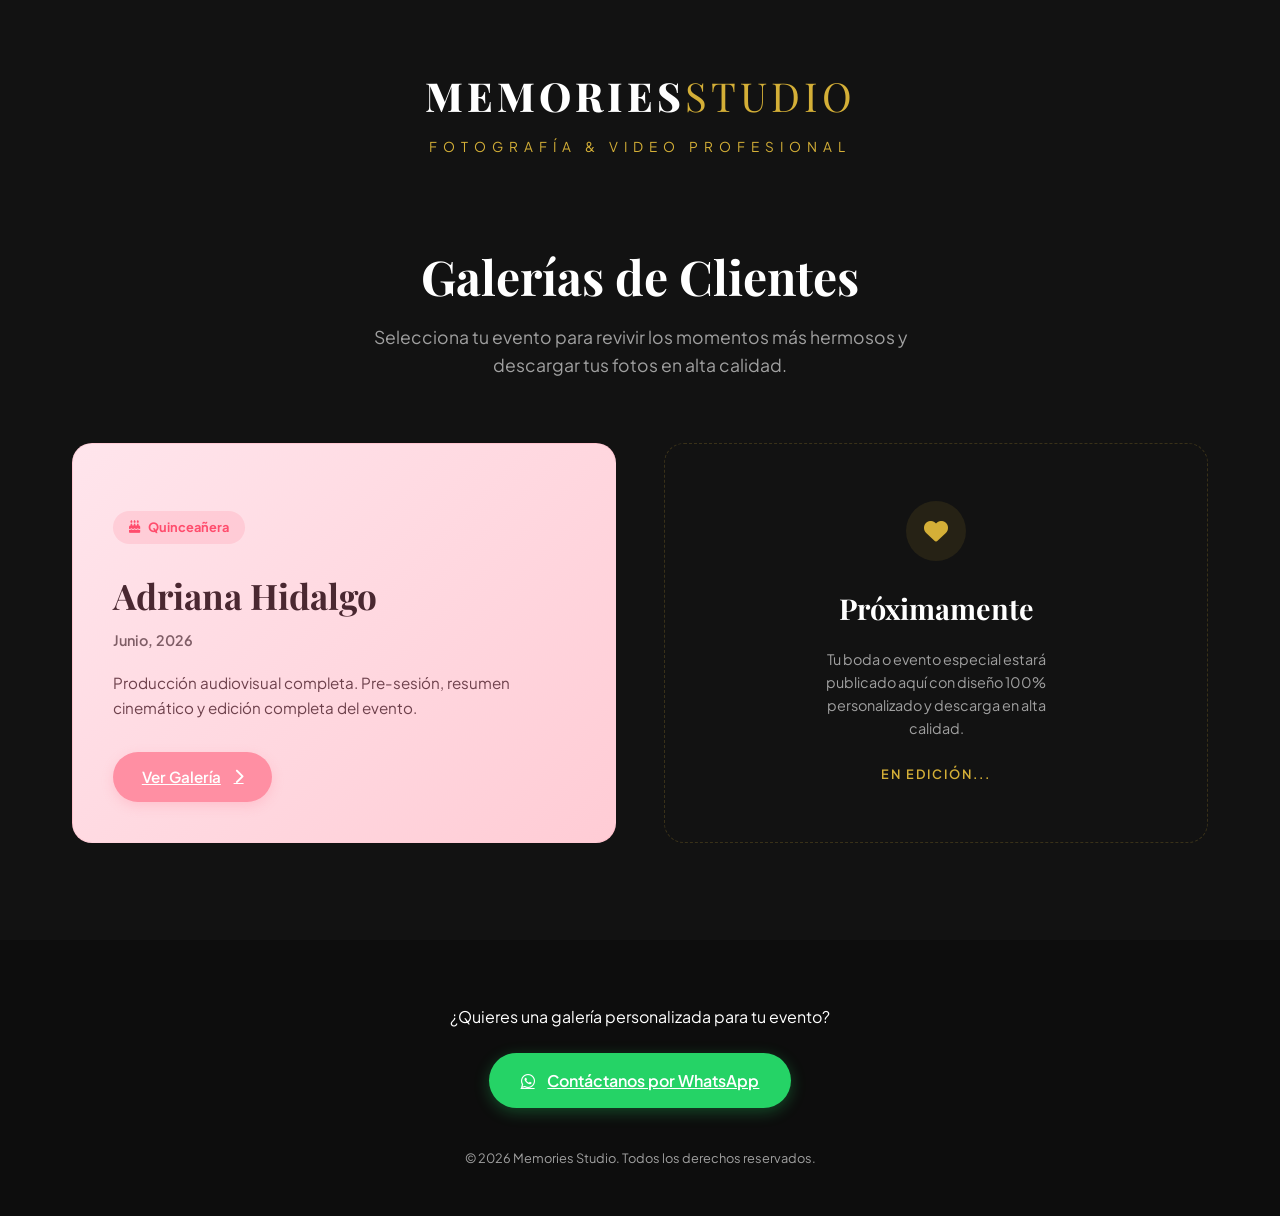
<file: index.html>
<!DOCTYPE html>
<html lang="es">
<head>
    <meta charset="UTF-8">
    <meta name="viewport" content="width=device-width, initial-scale=1.0">
    <meta name="description" content="Galerías de fotos y videos oficiales de eventos exclusivos. Accede a tu página personalizada para revivir y descargar tus mejores momentos.">
    <title>Galerías de Eventos | Recuerdos Inolvidables</title>
    
    <!-- Google Fonts -->
    <link rel="preconnect" href="https://fonts.googleapis.com">
    <link rel="preconnect" href="https://fonts.gstatic.com" crossorigin>
    <link href="https://fonts.googleapis.com/css2?family=Playfair+Display:ital,wght@0,400..900;1,400..900&family=Plus+Jakarta+Sans:wght@300;400;500;600;700&display=swap" rel="stylesheet">
    
    <!-- FontAwesome icons -->
    <link rel="stylesheet" href="https://cdnjs.cloudflare.com/ajax/libs/font-awesome/6.4.0/css/all.min.css">
    
    <!-- Root Stylesheet -->
    <link rel="stylesheet" href="style.css">
</head>
<body>

    <!-- Header -->
    <header class="header">
        <div class="logo">MEMORIES<span>STUDIO</span></div>
        <p class="subtitle">Fotografía & Video Profesional</p>
    </header>

    <!-- Main Content / Hub -->
    <main class="main-hub">
        <div class="container">
            <h1 class="hub-title">Galerías de Clientes</h1>
            <p class="hub-subtitle">Selecciona tu evento para revivir los momentos más hermosos y descargar tus fotos en alta calidad.</p>
            
            <div class="gallery-grid">
                
                <!-- Client Card: Adriana Hidalgo (Quinceañera) -->
                <div class="client-card card-quinceanera">
                    <div class="card-bg-overlay"></div>
                    <div class="card-content">
                        <span class="card-tag"><i class="fa-solid fa-cake-candles"></i> Quinceañera</span>
                        <h2>Adriana Hidalgo</h2>
                        <p class="card-date">Junio, 2026</p>
                        <p class="card-desc">Producción audiovisual completa. Pre-sesión, resumen cinemático y edición completa del evento.</p>
                        <a href="adriana-hidalgo/" class="card-btn">Ver Galería <i class="fa-solid fa-chevron-right"></i></a>
                    </div>
                </div>

                <!-- Placeholder card for future events (e.g. Wedding) -->
                <div class="client-card placeholder-card">
                    <div class="card-content">
                        <div class="icon-box">
                            <i class="fa-solid fa-heart"></i>
                        </div>
                        <h2>Próximamente</h2>
                        <p class="card-desc">Tu boda o evento especial estará publicado aquí con diseño 100% personalizado y descarga en alta calidad.</p>
                        <span class="card-status">En edición...</span>
                    </div>
                </div>

            </div>
        </div>
    </main>

    <!-- Footer -->
    <footer class="footer">
        <p>¿Quieres una galería personalizada para tu evento?</p>
        <a href="https://wa.me/51970341772" target="_blank" rel="noopener noreferrer" class="contact-btn"><i class="fa-brands fa-whatsapp"></i> Contáctanos por WhatsApp</a>
        <p class="copyright">&copy; 2026 Memories Studio. Todos los derechos reservados.</p>
    </footer>

</body>
</html>
</file>
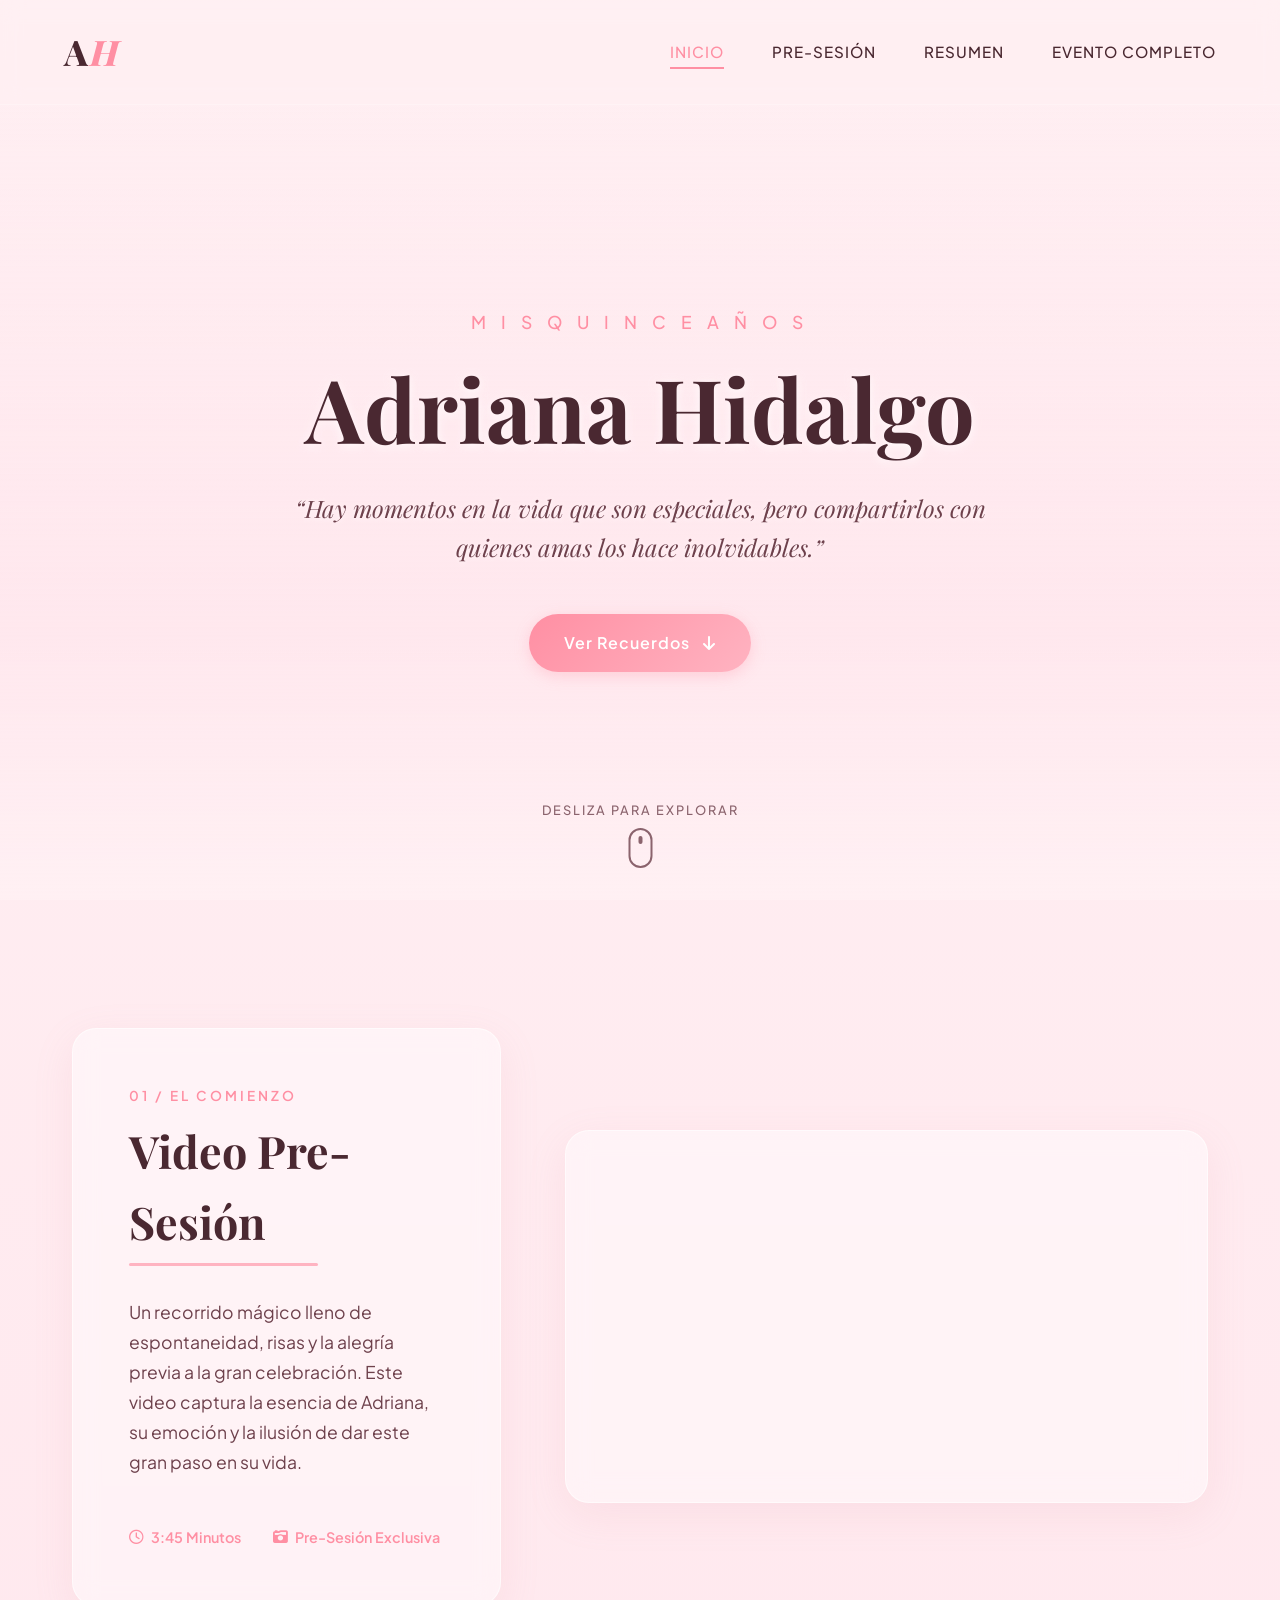
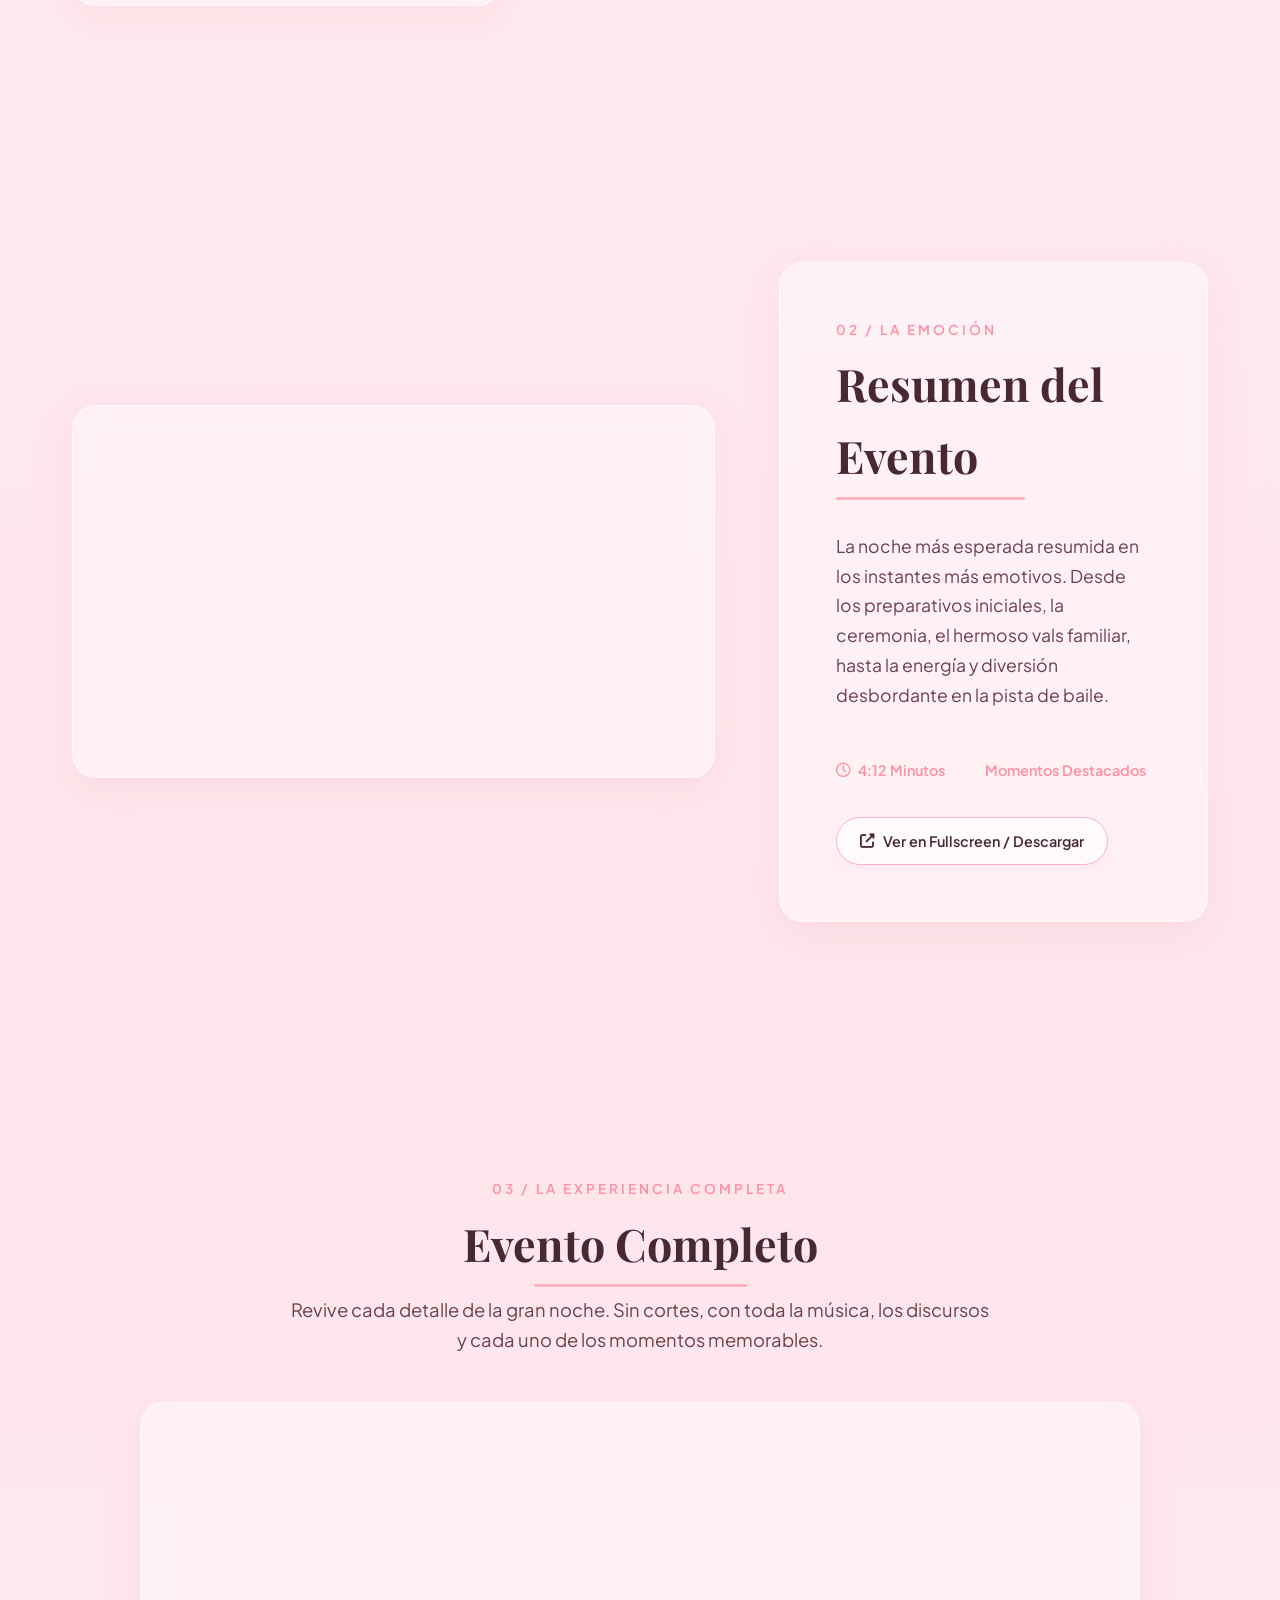
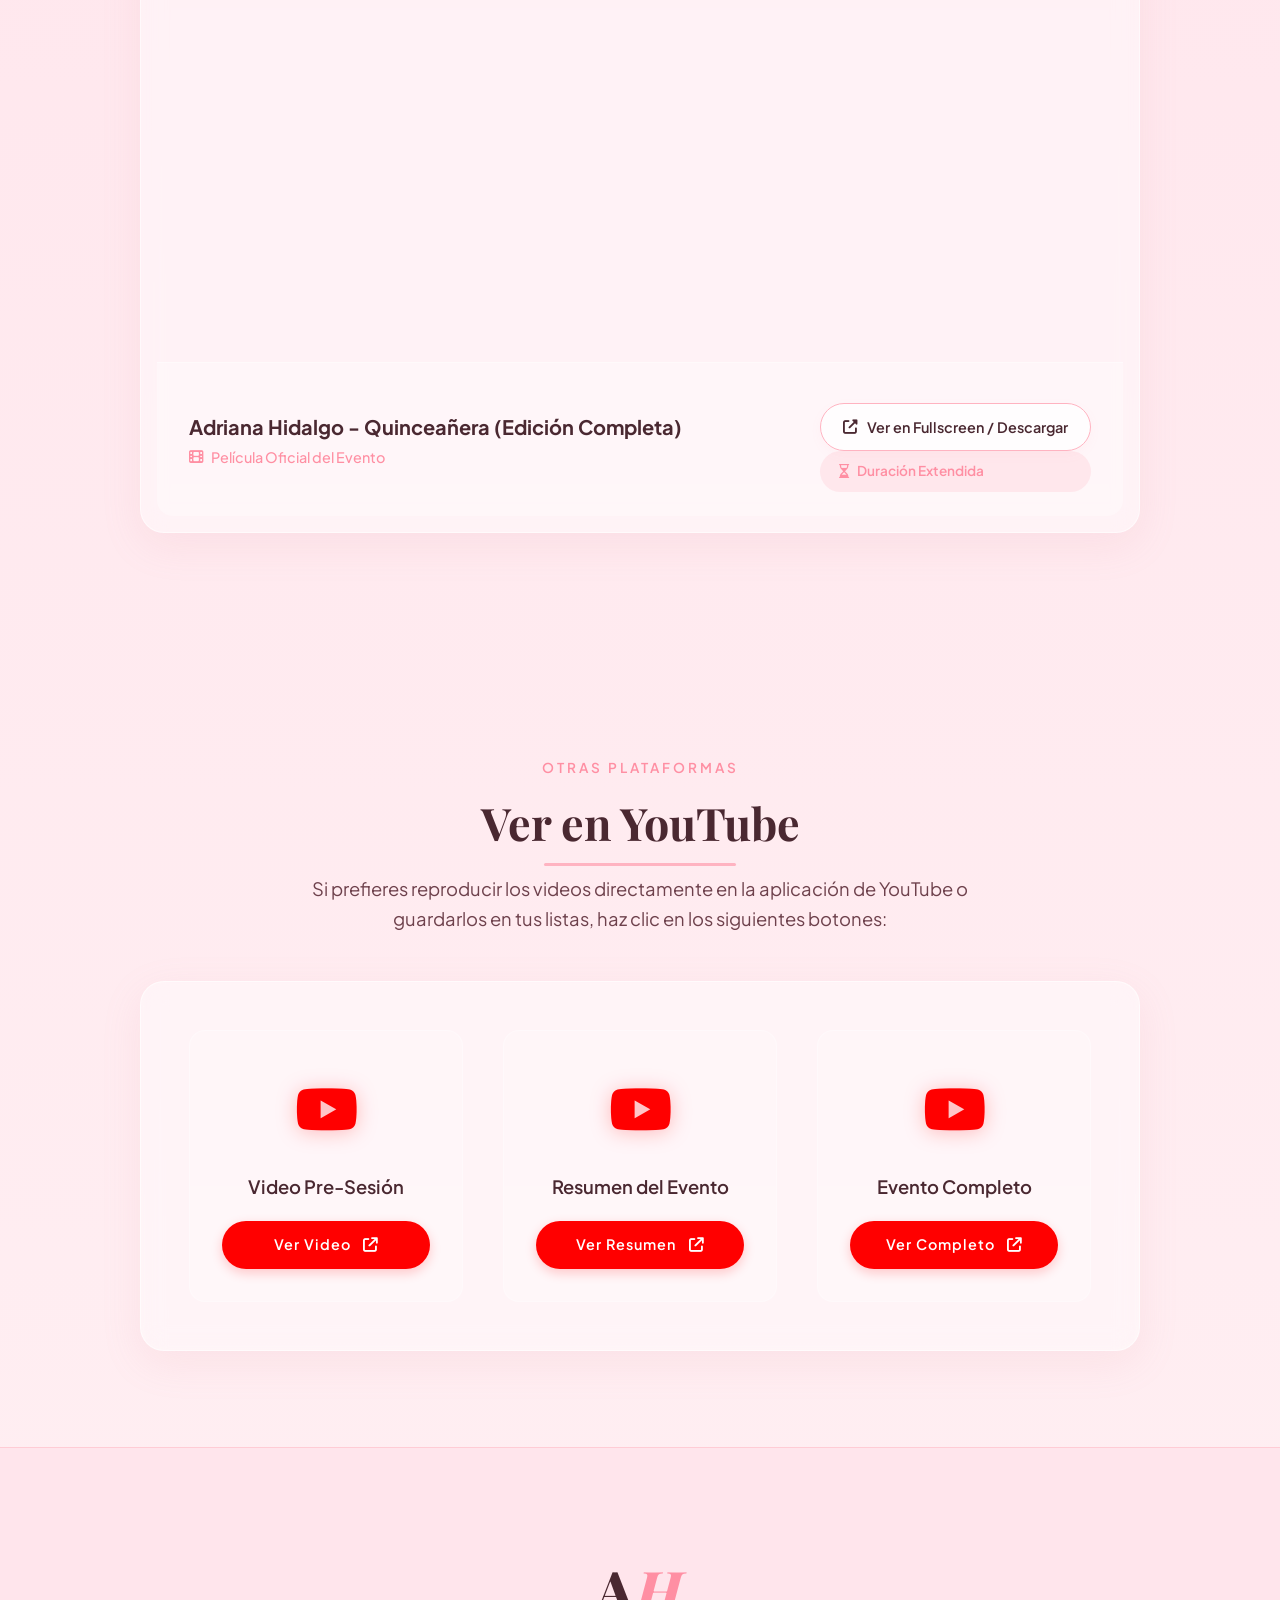
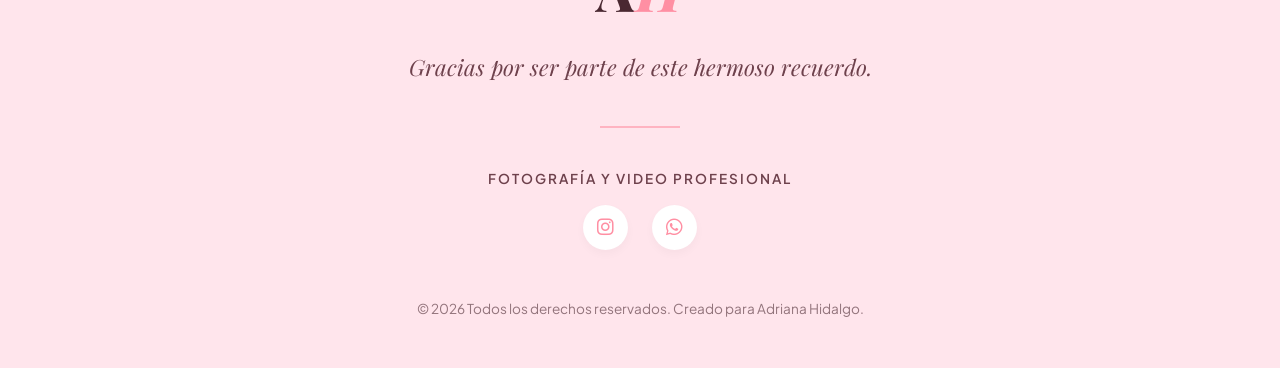
<file: adriana-hidalgo/index.html>
<!DOCTYPE html>
<html lang="es">
<head>
    <meta charset="UTF-8">
    <meta name="viewport" content="width=device-width, initial-scale=1.0">
    <meta name="description" content="Galería de videos oficial de los Quince Años de Adriana Hidalgo. Revive los momentos de su pre-sesión, resumen del evento y la celebración completa.">
    <title>Adriana Hidalgo | Mis Quince Años</title>
    
    <!-- Google Fonts -->
    <link rel="preconnect" href="https://fonts.googleapis.com">
    <link rel="preconnect" href="https://fonts.gstatic.com" crossorigin>
    <link href="https://fonts.googleapis.com/css2?family=Playfair+Display:ital,wght@0,400..900;1,400..900&family=Plus+Jakarta+Sans:wght@300;400;500;600;700&display=swap" rel="stylesheet">
    
    <!-- FontAwesome for icons -->
    <link rel="stylesheet" href="https://cdnjs.cloudflare.com/ajax/libs/font-awesome/6.4.0/css/all.min.css">
    
    <!-- Custom Styles -->
    <link rel="stylesheet" href="style.css">
</head>
<body>

    <!-- Header / Navbar -->
    <header class="navbar">
        <div class="logo">A<span>H</span></div>
        <nav class="nav-links">
            <a href="#inicio" class="nav-link active">Inicio</a>
            <a href="#pre-sesion" class="nav-link">Pre-Sesión</a>
            <a href="#recap" class="nav-link">Resumen</a>
            <a href="#evento-completo" class="nav-link">Evento Completo</a>
        </nav>
    </header>

    <!-- Hero Section with Background Video Loop -->
    <section id="inicio" class="hero">
        <div class="video-bg-container">
            <!-- Muted, autoplay, looping video loop using Pre-sesión video ID: 29GOe_P6OQI -->
            <iframe src="https://www.youtube.com/embed/29GOe_P6OQI?autoplay=1&mute=1&loop=1&playlist=29GOe_P6OQI&controls=0&showinfo=0&rel=0&modestbranding=1&playsinline=1&enablejsapi=1&origin=http://localhost" 
                    frameborder="0" 
                    allow="autoplay; encrypted-media" 
                    allowfullscreen>
            </iframe>
        </div>
        <div class="hero-overlay"></div>
        <div class="hero-content">
            <span class="hero-subtitle">M i s   Q u i n c e   A ñ o s</span>
            <h1 class="hero-title">Adriana Hidalgo</h1>
            <p class="hero-quote">“Hay momentos en la vida que son especiales, pero compartirlos con quienes amas los hace inolvidables.”</p>
            <div class="hero-actions">
                <a href="#pre-sesion" class="btn btn-primary">
                    Ver Recuerdos <i class="fa-solid fa-arrow-down"></i>
                </a>
            </div>
        </div>
        <div class="scroll-indicator">
            <span>Desliza para explorar</span>
            <div class="mouse-icon">
                <div class="wheel"></div>
            </div>
        </div>
    </section>

    <!-- Pre-Sesión Section -->
    <section id="pre-sesion" class="section section-pre-sesion scroll-reveal">
        <div class="container">
            <div class="grid-layout">
                <div class="text-card glass-panel">
                    <span class="section-tag">01 / El Comienzo</span>
                    <h2>Video Pre-Sesión</h2>
                    <p class="description">
                        Un recorrido mágico lleno de espontaneidad, risas y la alegría previa a la gran celebración. Este video captura la esencia de Adriana, su emoción y la ilusión de dar este gran paso en su vida.
                    </p>
                    <div class="meta-info">
                        <span class="meta-item"><i class="fa-regular fa-clock"></i> 3:45 Minutos</span>
                        <span class="meta-item"><i class="fa-solid fa-camera-retro"></i> Pre-Sesión Exclusiva</span>
                    </div>
                </div>
                <div class="video-card glass-panel">
                    <div class="video-wrapper">
                        <!-- Pre-sesión video: https://youtu.be/29GOe_P6OQI -->
                        <iframe src="https://www.youtube.com/embed/29GOe_P6OQI?rel=0&modestbranding=1" 
                                title="Video Pre-Sesión - Adriana Hidalgo" 
                                frameborder="0" 
                                allow="accelerometer; autoplay; clipboard-write; encrypted-media; gyroscope; picture-in-picture; web-share" 
                                allowfullscreen>
                        </iframe>
                    </div>
                </div>
            </div>
        </div>
    </section>

    <!-- Recap Section -->
    <section id="recap" class="section section-recap scroll-reveal">
        <div class="container">
            <div class="grid-layout alt-layout">
                <div class="video-card glass-panel">
                    <div class="video-wrapper">
                        <!-- Recap video: https://drive.google.com/file/d/1AOtNiIpkvRaQkMDAl07MdkOqOsfoWOtX/view?usp=sharing -->
                        <iframe src="https://drive.google.com/file/d/1AOtNiIpkvRaQkMDAl07MdkOqOsfoWOtX/preview" 
                                title="Resumen del Evento - Adriana Hidalgo" 
                                frameborder="0" 
                                allow="autoplay; fullscreen" 
                                allowfullscreen="true">
                        </iframe>
                    </div>
                </div>
                <div class="text-card glass-panel">
                    <span class="section-tag">02 / La Emoción</span>
                    <h2>Resumen del Evento</h2>
                    <p class="description">
                        La noche más esperada resumida en los instantes más emotivos. Desde los preparativos iniciales, la ceremonia, el hermoso vals familiar, hasta la energía y diversión desbordante en la pista de baile.
                    </p>
                    <div class="meta-info">
                        <span class="meta-item"><i class="fa-regular fa-clock"></i> 4:12 Minutos</span>
                        <span class="meta-item"><i class="fa-solid fa-sparkles"></i> Momentos Destacados</span>
                    </div>
                    <div class="card-action-btn">
                        <a href="https://drive.google.com/file/d/1AOtNiIpkvRaQkMDAl07MdkOqOsfoWOtX/view?usp=sharing" target="_blank" rel="noopener noreferrer" class="btn-drive-action">
                            <i class="fa-solid fa-up-right-from-square"></i> Ver en Fullscreen / Descargar
                        </a>
                    </div>
                </div>
            </div>
        </div>
    </section>

    <!-- Evento Completo Section -->
    <section id="evento-completo" class="section section-full scroll-reveal">
        <div class="container text-center">
            <span class="section-tag">03 / La Experiencia Completa</span>
            <h2>Evento Completo</h2>
            <p class="section-subtitle">
                Revive cada detalle de la gran noche. Sin cortes, con toda la música, los discursos y cada uno de los momentos memorables.
            </p>
            <div class="theater-card glass-panel">
                <div class="video-wrapper large-wrapper">
                    <!-- Evento completo video: https://drive.google.com/file/d/1Um7jeUYwIwaySqbHJadlfXgE8z_ogX-0/view?usp=sharing -->
                    <iframe src="https://drive.google.com/file/d/1Um7jeUYwIwaySqbHJadlfXgE8z_ogX-0/preview" 
                            title="Evento Completo - Adriana Hidalgo" 
                            frameborder="0" 
                            allow="autoplay; fullscreen" 
                            allowfullscreen="true">
                    </iframe>
                </div>
                <div class="theater-footer">
                    <div class="theater-info">
                        <h3>Adriana Hidalgo - Quinceañera (Edición Completa)</h3>
                        <p><i class="fa-solid fa-film"></i> Película Oficial del Evento</p>
                    </div>
                    <div class="theater-action">
                        <a href="https://drive.google.com/file/d/1Um7jeUYwIwaySqbHJadlfXgE8z_ogX-0/view?usp=sharing" target="_blank" rel="noopener noreferrer" class="btn-drive-action">
                            <i class="fa-solid fa-up-right-from-square"></i> Ver en Fullscreen / Descargar
                        </a>
                        <span class="duration-badge"><i class="fa-regular fa-hourglass-half"></i> Duración Extendida</span>
                    </div>
                </div>
            </div>
        </div>
    </section>

    <!-- YouTube Links Section -->
    <section id="ver-en-youtube" class="section section-youtube scroll-reveal">
        <div class="container text-center">
            <span class="section-tag">Otras Plataformas</span>
            <h2>Ver en YouTube</h2>
            <p class="section-subtitle">
                Si prefieres reproducir los videos directamente en la aplicación de YouTube o guardarlos en tus listas, haz clic en los siguientes botones:
            </p>
            <div class="youtube-buttons-grid glass-panel">
                <div class="yt-button-card">
                    <div class="yt-icon"><i class="fa-brands fa-youtube"></i></div>
                    <h3>Video Pre-Sesión</h3>
                    <a href="https://youtu.be/29GOe_P6OQI" target="_blank" rel="noopener noreferrer" class="btn btn-yt">
                        Ver Video <i class="fa-solid fa-arrow-up-right-from-square"></i>
                    </a>
                </div>
                <div class="yt-button-card">
                    <div class="yt-icon"><i class="fa-brands fa-youtube"></i></div>
                    <h3>Resumen del Evento</h3>
                    <a href="https://youtu.be/vMPNbO7EVBQ" target="_blank" rel="noopener noreferrer" class="btn btn-yt">
                        Ver Resumen <i class="fa-solid fa-arrow-up-right-from-square"></i>
                    </a>
                </div>
                <div class="yt-button-card">
                    <div class="yt-icon"><i class="fa-brands fa-youtube"></i></div>
                    <h3>Evento Completo</h3>
                    <a href="https://youtu.be/fEjNYWOix5I" target="_blank" rel="noopener noreferrer" class="btn btn-yt">
                        Ver Completo <i class="fa-solid fa-arrow-up-right-from-square"></i>
                    </a>
                </div>
            </div>
        </div>
    </section>

    <!-- Footer -->
    <footer class="footer">
        <div class="footer-overlay"></div>
        <div class="footer-content container text-center">
            <div class="footer-logo">A<span>H</span></div>
            <p class="footer-thanks">Gracias por ser parte de este hermoso recuerdo.</p>
            <div class="divider"></div>
            <div class="creative-credits">
                <p>Fotografía y Video Profesional</p>
                <div class="social-links">
                    <a href="https://www.instagram.com/strella.pe/" target="_blank" rel="noopener noreferrer" aria-label="Instagram"><i class="fa-brands fa-instagram"></i></a>
                    <a href="https://wa.me/51970341772" target="_blank" rel="noopener noreferrer" aria-label="WhatsApp"><i class="fa-brands fa-whatsapp"></i></a>
                </div>
            </div>
            <p class="copyright">&copy; 2026 Todos los derechos reservados. Creado para Adriana Hidalgo.</p>
        </div>
    </footer>

    <!-- Floating Action Buttons -->
    <button id="scrollToTop" class="fab" aria-label="Ir al inicio">
        <i class="fa-solid fa-chevron-up"></i>
    </button>

    <!-- Custom Script -->
    <script src="script.js"></script>
</body>
</html>
</file>
<file: style.css>
/* ==========================================
   ROOT STYLES - MAIN CLIENT HUB
   ========================================== */
:root {
    --bg-dark: #121212;
    --bg-card: #1e1e1e;
    --gold: #d4af37;
    --gold-light: #f3e5ab;
    --text-white: #ffffff;
    --text-grey: #a0a0a0;
    --border-color: rgba(212, 175, 55, 0.2);
    
    --font-heading: 'Playfair Display', serif;
    --font-body: 'Plus Jakarta Sans', sans-serif;
    
    --transition-smooth: all 0.4s cubic-bezier(0.25, 0.8, 0.25, 1);
}

/* Base resets */
* {
    margin: 0;
    padding: 0;
    box-sizing: border-box;
}

body {
    background-color: var(--bg-dark);
    font-family: var(--font-body);
    color: var(--text-white);
    line-height: 1.6;
    display: flex;
    flex-direction: column;
    min-height: 100vh;
}

.container {
    width: 100%;
    max-width: 1200px;
    margin: 0 auto;
    padding: 0 2rem;
}

/* Header */
.header {
    text-align: center;
    padding: 4rem 1rem 2rem 1rem;
}

.header .logo {
    font-family: var(--font-heading);
    font-size: 2.5rem;
    font-weight: 800;
    letter-spacing: 4px;
    color: var(--text-white);
}

.header .logo span {
    color: var(--gold);
    font-weight: 300;
}

.header .subtitle {
    font-size: 0.85rem;
    text-transform: uppercase;
    letter-spacing: 6px;
    color: var(--gold);
    margin-top: 0.5rem;
}

/* Main Hub */
.main-hub {
    flex: 1;
    padding: 3rem 0 6rem 0;
}

.hub-title {
    font-family: var(--font-heading);
    font-size: 3rem;
    text-align: center;
    margin-bottom: 0.5rem;
}

.hub-subtitle {
    text-align: center;
    color: var(--text-grey);
    max-width: 600px;
    margin: 0 auto 4rem auto;
    font-size: 1.1rem;
}

/* Grid Layout */
.gallery-grid {
    display: grid;
    grid-template-columns: repeat(auto-fit, minmax(320px, 1fr));
    gap: 3rem;
    justify-content: center;
}

/* Client Card base */
.client-card {
    background-color: var(--bg-card);
    border-radius: 20px;
    overflow: hidden;
    position: relative;
    border: 1px solid rgba(255, 255, 255, 0.05);
    transition: var(--transition-smooth);
    display: flex;
    flex-direction: column;
    justify-content: flex-end;
    min-height: 400px;
    padding: 2.5rem;
}

.client-card:hover {
    transform: translateY(-8px);
    border-color: var(--gold);
    box-shadow: 0 12px 30px rgba(212, 175, 55, 0.15);
}

/* Quinceañera Card specific styling */
.card-quinceanera {
    /* Set a nice overlay with subtle pastel tones */
    background: linear-gradient(135deg, #ffe5ec 0%, #ffccd5 100%);
    color: #4a2831;
    border-color: rgba(255, 143, 163, 0.2);
}

.card-quinceanera:hover {
    border-color: #ff8fa3;
    box-shadow: 0 12px 35px rgba(255, 143, 163, 0.25);
}

.card-quinceanera .card-tag {
    background: rgba(255, 143, 163, 0.25);
    color: #ff4d6d;
    padding: 0.4rem 1rem;
    border-radius: 30px;
    font-size: 0.8rem;
    font-weight: 700;
    display: inline-flex;
    align-items: center;
    gap: 0.5rem;
    width: fit-content;
    margin-bottom: 1.5rem;
}

.card-quinceanera h2 {
    font-family: var(--font-heading);
    font-size: 2.2rem;
    margin-bottom: 0.3rem;
}

.card-quinceanera .card-date {
    font-size: 0.9rem;
    font-weight: 600;
    opacity: 0.7;
    margin-bottom: 1.2rem;
}

.card-quinceanera .card-desc {
    color: #6e414c;
    font-size: 0.95rem;
    margin-bottom: 2rem;
}

.card-quinceanera .card-btn {
    background: #ff8fa3;
    color: var(--text-white);
    padding: 0.8rem 1.8rem;
    border-radius: 30px;
    font-weight: 600;
    font-size: 0.95rem;
    display: flex;
    align-items: center;
    gap: 0.8rem;
    width: fit-content;
    box-shadow: 0 4px 12px rgba(255, 143, 163, 0.3);
}

.card-quinceanera .card-btn:hover {
    background: #ff758f;
    transform: translateX(5px);
}

/* Placeholder Card */
.placeholder-card {
    border: 1px dashed var(--border-color);
    background: transparent;
    display: flex;
    align-items: center;
    justify-content: center;
    text-align: center;
    padding: 3rem;
}

.placeholder-card .card-content {
    display: flex;
    flex-direction: column;
    align-items: center;
    justify-content: center;
}

.placeholder-card .icon-box {
    width: 60px;
    height: 60px;
    border-radius: 50%;
    background: rgba(212, 175, 55, 0.1);
    display: flex;
    align-items: center;
    justify-content: center;
    font-size: 1.5rem;
    color: var(--gold);
    margin-bottom: 1.5rem;
}

.placeholder-card h2 {
    font-family: var(--font-heading);
    font-size: 1.8rem;
    margin-bottom: 1rem;
    color: var(--text-white);
}

.placeholder-card .card-desc {
    color: var(--text-grey);
    font-size: 0.9rem;
    margin-bottom: 1.5rem;
    max-width: 250px;
}

.placeholder-card .card-status {
    font-size: 0.8rem;
    font-weight: 600;
    text-transform: uppercase;
    letter-spacing: 2px;
    color: var(--gold);
}

/* Footer */
.footer {
    text-align: center;
    padding: 4rem 1rem 3rem 1rem;
    background: #0d0d0d;
    border-top: 1px solid rgba(255, 255, 255, 0.02);
}

.footer p {
    font-size: 1rem;
    margin-bottom: 1.5rem;
    color: var(--text-white);
}

.contact-btn {
    display: inline-flex;
    align-items: center;
    gap: 0.8rem;
    background: #25d366;
    color: var(--text-white);
    padding: 0.9rem 2rem;
    border-radius: 30px;
    font-weight: 600;
    margin-bottom: 2.5rem;
    box-shadow: 0 4px 15px rgba(37, 211, 102, 0.3);
}

.contact-btn:hover {
    background: #20ba5a;
    transform: translateY(-2px);
    box-shadow: 0 6px 20px rgba(37, 211, 102, 0.4);
}

.footer .copyright {
    font-size: 0.8rem;
    color: var(--text-grey);
    margin-bottom: 0;
}

/* Responsiveness */
@media (max-width: 768px) {
    .hub-title {
        font-size: 2.2rem;
    }
    .header {
        padding: 2.5rem 1rem 1.5rem 1rem;
    }
    .gallery-grid {
        grid-template-columns: 1fr;
        gap: 2rem;
    }
    .client-card {
        min-height: 350px;
        padding: 2rem;
    }
}
</file>
<file: adriana-hidalgo/style.css>
/* ==========================================
   DESIGN SYSTEM & VARIABLES
   ========================================== */
:root {
    /* Color Palette */
    --primary-rose: #ffccd5;
    --soft-rose: #ffb3c1;
    --light-rose: #fff0f3;
    --dark-rose: #ff8fa3;
    --deep-burgundy: #4a2831;
    --muted-burgundy: #6e414c;
    --pure-white: #ffffff;
    
    /* Gradients */
    --bg-main: linear-gradient(180deg, #fff0f3 0%, #ffe5ec 50%, #fff0f3 100%);
    --gradient-overlay: linear-gradient(180deg, rgba(255, 240, 243, 0.25) 0%, rgba(255, 229, 236, 0.7) 70%, #fff0f3 100%);
    --gradient-btn: linear-gradient(135deg, #ff8fa3 0%, #ffb3c1 100%);
    --gradient-btn-hover: linear-gradient(135deg, #ff758f 0%, #ff8fa3 100%);
    
    /* Typography */
    --font-heading: 'Playfair Display', serif;
    --font-body: 'Plus Jakarta Sans', sans-serif;
    
    /* Transitions */
    --transition-smooth: all 0.4s cubic-bezier(0.25, 0.8, 0.25, 1);
    
    /* Glassmorphism Defaults */
    --glass-bg: rgba(255, 255, 255, 0.45);
    --glass-border: 1px solid rgba(255, 255, 255, 0.55);
    --glass-shadow: 0 12px 40px 0 rgba(220, 140, 160, 0.12);
}

/* ==========================================
   RESET & BASE STYLES
   ========================================== */
* {
    margin: 0;
    padding: 0;
    box-sizing: border-box;
}

html {
    scroll-behavior: smooth;
    font-size: 16px;
}

body {
    font-family: var(--font-body);
    background: var(--bg-main);
    color: var(--deep-burgundy);
    line-height: 1.6;
    overflow-x: hidden;
    -webkit-font-smoothing: antialiased;
}

a {
    text-decoration: none;
    color: inherit;
    transition: var(--transition-smooth);
}

/* Custom Scrollbar */
::-webkit-scrollbar {
    width: 10px;
}
::-webkit-scrollbar-track {
    background: var(--light-rose);
}
::-webkit-scrollbar-thumb {
    background: var(--soft-rose);
    border-radius: 5px;
    border: 2px solid var(--light-rose);
}
::-webkit-scrollbar-thumb:hover {
    background: var(--dark-rose);
}

/* ==========================================
   TYPOGRAPHY & UTILITIES
   ========================================== */
h1, h2, h3 {
    font-family: var(--font-heading);
    font-weight: 700;
}

h2 {
    font-size: 2.8rem;
    margin-bottom: 1rem;
    position: relative;
    display: inline-block;
}

h2::after {
    content: '';
    position: absolute;
    width: 60%;
    height: 3px;
    background: var(--soft-rose);
    bottom: -8px;
    left: 0;
    border-radius: 2px;
}

.text-center h2::after {
    left: 20%;
}

p {
    font-weight: 400;
    font-size: 1.05rem;
    color: var(--muted-burgundy);
}

.container {
    width: 100%;
    max-width: 1200px;
    margin: 0 auto;
    padding: 0 2rem;
}

.text-center {
    text-align: center;
}

.section-tag {
    font-family: var(--font-body);
    text-transform: uppercase;
    letter-spacing: 3px;
    font-size: 0.85rem;
    color: var(--dark-rose);
    font-weight: 600;
    display: block;
    margin-bottom: 0.5rem;
}

.section-subtitle {
    max-width: 700px;
    margin: 0 auto 3rem auto;
    font-size: 1.15rem;
}

/* ==========================================
   NAVIGATION BAR
   ========================================== */
.navbar {
    position: fixed;
    top: 0;
    left: 0;
    width: 100%;
    display: flex;
    justify-content: space-between;
    align-items: center;
    padding: 1.5rem 4rem;
    z-index: 100;
    background: rgba(255, 240, 243, 0.7);
    backdrop-filter: blur(10px);
    -webkit-backdrop-filter: blur(10px);
    border-bottom: 1px solid rgba(255, 255, 255, 0.2);
    transition: var(--transition-smooth);
}

.navbar.scrolled {
    padding: 1rem 4rem;
    background: rgba(255, 240, 243, 0.9);
    box-shadow: 0 4px 20px rgba(0, 0, 0, 0.03);
}

.navbar .logo {
    font-family: var(--font-heading);
    font-size: 2.2rem;
    font-weight: 800;
    color: var(--deep-burgundy);
    letter-spacing: 2px;
}

.navbar .logo span {
    color: var(--dark-rose);
    font-style: italic;
    font-family: var(--font-heading);
}

.navbar .nav-links {
    display: flex;
    gap: 3rem;
}

.navbar .nav-link {
    font-weight: 500;
    font-size: 0.95rem;
    letter-spacing: 1px;
    text-transform: uppercase;
    position: relative;
    padding: 0.3rem 0;
}

.navbar .nav-link::after {
    content: '';
    position: absolute;
    bottom: 0;
    left: 0;
    width: 0;
    height: 2px;
    background: var(--dark-rose);
    transition: var(--transition-smooth);
}

.navbar .nav-link:hover::after,
.navbar .nav-link.active::after {
    width: 100%;
}

.navbar .nav-link:hover,
.navbar .nav-link.active {
    color: var(--dark-rose);
}

/* ==========================================
   HERO SECTION
   ========================================== */
.hero {
    position: relative;
    height: 100vh;
    width: 100%;
    display: flex;
    align-items: center;
    justify-content: center;
    overflow: hidden;
    padding-top: 80px;
}

.video-bg-container {
    position: absolute;
    top: 0;
    left: 0;
    width: 100%;
    height: 100%;
    z-index: 1;
    pointer-events: none;
}

.video-bg-container iframe {
    width: 100vw;
    height: 56.25vw; /* 16:9 Ratio */
    min-height: 100vh;
    min-width: 177.77vh; /* 16:9 Ratio */
    position: absolute;
    top: 50%;
    left: 50%;
    transform: translate(-50%, -50%);
    opacity: 0.65;
    mix-blend-mode: multiply;
}

.hero-overlay {
    position: absolute;
    top: 0;
    left: 0;
    width: 100%;
    height: 100%;
    z-index: 2;
    background: var(--gradient-overlay);
}

.hero-content {
    position: relative;
    z-index: 3;
    text-align: center;
    max-width: 900px;
    padding: 0 2rem;
    animation: fadeInUp 1.5s ease-out;
}

.hero-subtitle {
    font-family: var(--font-body);
    font-size: 1.1rem;
    font-weight: 500;
    letter-spacing: 6px;
    color: var(--dark-rose);
    text-transform: uppercase;
    display: block;
    margin-bottom: 1.5rem;
}

.hero-title {
    font-size: 5.5rem;
    line-height: 1.1;
    color: var(--deep-burgundy);
    margin-bottom: 2rem;
    text-shadow: 0 2px 10px rgba(255, 255, 255, 0.8);
}

.hero-quote {
    font-family: var(--font-heading);
    font-style: italic;
    font-size: 1.5rem;
    color: var(--muted-burgundy);
    margin-bottom: 3rem;
    max-width: 700px;
    margin-left: auto;
    margin-right: auto;
    text-shadow: 0 1px 5px rgba(255, 255, 255, 0.8);
}

/* Button Component */
.btn {
    display: inline-flex;
    align-items: center;
    gap: 0.8rem;
    padding: 1rem 2.2rem;
    border-radius: 50px;
    font-size: 1rem;
    font-weight: 600;
    letter-spacing: 1px;
    transition: var(--transition-smooth);
    cursor: pointer;
    box-shadow: 0 4px 15px rgba(255, 143, 163, 0.3);
}

.btn-primary {
    background: var(--gradient-btn);
    color: var(--pure-white);
    border: none;
}

.btn-primary:hover {
    background: var(--gradient-btn-hover);
    transform: translateY(-3px);
    box-shadow: 0 6px 20px rgba(255, 143, 163, 0.5);
}

/* Scroll indicator */
.scroll-indicator {
    position: absolute;
    bottom: 2rem;
    left: 50%;
    transform: translateX(-50%);
    z-index: 3;
    display: flex;
    flex-direction: column;
    align-items: center;
    gap: 0.5rem;
    font-size: 0.8rem;
    font-weight: 500;
    letter-spacing: 2px;
    text-transform: uppercase;
    color: var(--muted-burgundy);
    opacity: 0.8;
}

.mouse-icon {
    width: 24px;
    height: 40px;
    border: 2px solid var(--muted-burgundy);
    border-radius: 12px;
    position: relative;
}

.mouse-icon .wheel {
    width: 4px;
    height: 8px;
    background: var(--muted-burgundy);
    border-radius: 2px;
    position: absolute;
    top: 6px;
    left: 50%;
    transform: translateX(-50%);
    animation: scrollWheel 2s infinite;
}

/* ==========================================
   GLASS PANELS & GRID LAYOUTS
   ========================================== */
.section {
    padding: 8rem 0;
    position: relative;
    z-index: 10;
}

.glass-panel {
    background: var(--glass-bg);
    border: var(--glass-border);
    backdrop-filter: blur(12px) saturate(120%);
    -webkit-backdrop-filter: blur(12px) saturate(120%);
    border-radius: 24px;
    box-shadow: var(--glass-shadow);
    transition: var(--transition-smooth);
}

.glass-panel:hover {
    box-shadow: 0 16px 48px 0 rgba(220, 140, 160, 0.18);
    transform: translateY(-5px);
}

/* Horizontal Grid Setup */
.grid-layout {
    display: grid;
    grid-template-columns: 4fr 6fr;
    gap: 4rem;
    align-items: center;
}

.grid-layout.alt-layout {
    grid-template-columns: 6fr 4fr;
}

/* Text Cards */
.text-card {
    padding: 3.5rem;
    display: flex;
    flex-direction: column;
    justify-content: center;
}

.text-card .description {
    font-size: 1.1rem;
    margin: 1.5rem 0 2rem 0;
    line-height: 1.7;
}

.meta-info {
    display: flex;
    gap: 2rem;
    margin-top: 1rem;
}

.meta-item {
    font-size: 0.9rem;
    font-weight: 600;
    color: var(--dark-rose);
    display: flex;
    align-items: center;
    gap: 0.5rem;
}

/* Video Containers */
.video-card {
    overflow: hidden;
    padding: 0.75rem;
}

.video-wrapper {
    position: relative;
    padding-bottom: 56.25%; /* 16:9 ratio */
    height: 0;
    border-radius: 16px;
    overflow: hidden;
}

.video-wrapper iframe {
    position: absolute;
    top: 0;
    left: 0;
    width: 100%;
    height: 100%;
    border: none;
}

/* ==========================================
   THEATER MODE (FULL EVENT)
   ========================================== */
.theater-card {
    max-width: 1000px;
    margin: 0 auto;
    overflow: hidden;
    padding: 1rem;
}

.large-wrapper {
    border-radius: 16px 16px 0 0;
}

.theater-footer {
    display: flex;
    justify-content: space-between;
    align-items: center;
    padding: 1.5rem 2rem;
    background: rgba(255, 255, 255, 0.3);
    border-radius: 0 0 16px 16px;
    border-top: 1px solid rgba(255, 255, 255, 0.4);
}

.theater-info h3 {
    font-family: var(--font-body);
    font-size: 1.25rem;
    font-weight: 700;
    color: var(--deep-burgundy);
    text-align: left;
}

.theater-info p {
    font-size: 0.9rem;
    color: var(--dark-rose);
    font-weight: 500;
    display: flex;
    align-items: center;
    gap: 0.5rem;
    margin-top: 0.2rem;
}

.duration-badge {
    background: rgba(255, 143, 163, 0.15);
    color: var(--dark-rose);
    padding: 0.6rem 1.2rem;
    border-radius: 30px;
    font-size: 0.85rem;
    font-weight: 600;
    display: flex;
    align-items: center;
    gap: 0.5rem;
}

/* ==========================================
   FOOTER
   ========================================== */
.footer {
    position: relative;
    padding: 6rem 0 3rem 0;
    background: #ffe5ec;
    border-top: 1px solid var(--primary-rose);
    overflow: hidden;
}

.footer-content {
    position: relative;
    z-index: 2;
}

.footer-logo {
    font-family: var(--font-heading);
    font-size: 3.5rem;
    font-weight: 800;
    color: var(--deep-burgundy);
    margin-bottom: 1rem;
    letter-spacing: 2px;
}

.footer-logo span {
    color: var(--dark-rose);
    font-style: italic;
}

.footer-thanks {
    font-family: var(--font-heading);
    font-style: italic;
    font-size: 1.4rem;
    color: var(--muted-burgundy);
    margin-bottom: 2.5rem;
}

.footer .divider {
    width: 80px;
    height: 2px;
    background: var(--soft-rose);
    margin: 0 auto 2.5rem auto;
}

.creative-credits p {
    font-size: 0.85rem;
    text-transform: uppercase;
    letter-spacing: 2px;
    font-weight: 600;
    color: var(--muted-burgundy);
    margin-bottom: 1rem;
}

.social-links {
    display: flex;
    justify-content: center;
    gap: 1.5rem;
    margin-bottom: 3rem;
}

.social-links a {
    width: 45px;
    height: 45px;
    border-radius: 50%;
    background: var(--pure-white);
    display: flex;
    align-items: center;
    justify-content: center;
    font-size: 1.2rem;
    color: var(--dark-rose);
    box-shadow: 0 4px 10px rgba(0,0,0,0.03);
    border: 1px solid rgba(255, 255, 255, 0.8);
}

.social-links a:hover {
    background: var(--dark-rose);
    color: var(--pure-white);
    transform: scale(1.1) translateY(-3px);
}

.footer .copyright {
    font-size: 0.85rem;
    color: rgba(74, 40, 49, 0.6);
}

/* ==========================================
   YOUTUBE LINKS SECTION
   ========================================== */
.section-youtube {
    padding: 6rem 0;
}

.youtube-buttons-grid {
    display: grid;
    grid-template-columns: repeat(3, 1fr);
    gap: 2.5rem;
    padding: 3rem;
    max-width: 1000px;
    margin: 2rem auto 0 auto;
}

.yt-button-card {
    display: flex;
    flex-direction: column;
    align-items: center;
    justify-content: center;
    gap: 1.2rem;
    padding: 2rem;
    border-radius: 16px;
    background: rgba(255, 255, 255, 0.2);
    border: 1px solid rgba(255, 255, 255, 0.3);
    transition: var(--transition-smooth);
}

.yt-button-card:hover {
    transform: translateY(-5px);
    background: rgba(255, 255, 255, 0.4);
    box-shadow: 0 8px 24px rgba(255, 143, 163, 0.1);
}

.yt-icon {
    font-size: 3.5rem;
    color: #ff0000;
    filter: drop-shadow(0 2px 10px rgba(255, 0, 0, 0.25));
    transition: var(--transition-smooth);
}

.yt-button-card:hover .yt-icon {
    transform: scale(1.1);
    color: #cc0000;
}

.yt-button-card h3 {
    font-family: var(--font-body);
    font-size: 1.15rem;
    font-weight: 600;
    color: var(--deep-burgundy);
}

.btn-yt {
    background: #ff0000;
    color: var(--pure-white);
    box-shadow: 0 4px 12px rgba(255, 0, 0, 0.2);
    padding: 0.8rem 1.6rem;
    font-size: 0.9rem;
    border-radius: 30px;
    border: none;
    width: 100%;
    justify-content: center;
}

.btn-yt:hover {
    background: #cc0000;
    box-shadow: 0 6px 18px rgba(255, 0, 0, 0.35);
    transform: translateY(-2px);
}

/* ==========================================
   FLOATING ACTION BUTTONS
   ========================================== */
.fab {
    position: fixed;
    bottom: 2rem;
    right: 2rem;
    width: 50px;
    height: 50px;
    border-radius: 50%;
    background: var(--gradient-btn);
    color: var(--pure-white);
    border: none;
    box-shadow: 0 4px 15px rgba(255, 143, 163, 0.4);
    cursor: pointer;
    display: flex;
    align-items: center;
    justify-content: center;
    font-size: 1.2rem;
    z-index: 99;
    opacity: 0;
    visibility: hidden;
    transform: scale(0.8);
    transition: var(--transition-smooth);
}

.fab.show {
    opacity: 1;
    visibility: visible;
    transform: scale(1);
}

.fab:hover {
    background: var(--gradient-btn-hover);
    transform: scale(1.1) translateY(-3px);
}

/* ==========================================
   ANIMATIONS & TRANSITIONS
   ========================================== */
@keyframes fadeInUp {
    from {
        opacity: 0;
        transform: translateY(40px);
    }
    to {
        opacity: 1;
        transform: translateY(0);
    }
}

@keyframes scrollWheel {
    0% {
        top: 6px;
        opacity: 1;
    }
    50% {
        top: 22px;
        opacity: 0;
    }
    100% {
        top: 6px;
        opacity: 1;
    }
}

/* Scroll reveal helper class */
.scroll-reveal {
    opacity: 0;
    transform: translateY(50px);
    transition: opacity 0.8s ease-out, transform 0.8s ease-out;
}

.scroll-reveal.active {
    opacity: 1;
    transform: translateY(0);
}

/* Action button for Drive download */
.btn-drive-action {
    display: inline-flex;
    align-items: center;
    gap: 0.6rem;
    background: rgba(255, 255, 255, 0.7);
    border: 1px solid var(--soft-rose);
    color: var(--deep-burgundy);
    padding: 0.7rem 1.4rem;
    border-radius: 30px;
    font-size: 0.9rem;
    font-weight: 600;
    cursor: pointer;
    transition: var(--transition-smooth);
    box-shadow: 0 4px 12px rgba(255, 143, 163, 0.05);
    margin-top: 1rem;
}

.btn-drive-action:hover {
    background: var(--gradient-btn);
    color: var(--pure-white);
    border-color: transparent;
    box-shadow: 0 6px 18px rgba(255, 143, 163, 0.25);
    transform: translateY(-2px);
}

.card-action-btn {
    margin-top: 1.2rem;
}

/* ==========================================
   MEDIA QUERIES (RESPONSIVENESS)
   ========================================== */
@media (max-width: 1024px) {
    h2 {
        font-size: 2.3rem;
    }
    .grid-layout, .grid-layout.alt-layout {
        grid-template-columns: 1fr;
        gap: 3rem;
    }
    .grid-layout.alt-layout .video-card {
        order: 2;
    }
    .text-card {
        padding: 2.5rem;
    }
    .youtube-buttons-grid {
        grid-template-columns: 1fr;
        max-width: 500px;
        padding: 2rem;
        gap: 1.5rem;
    }
}

@media (max-width: 768px) {
    .navbar {
        padding: 1rem 1.5rem;
        justify-content: center;
    }
    .navbar.scrolled {
        padding: 0.8rem 1.5rem;
    }
    .navbar .nav-links {
        display: none;
    }
    .hero-title {
        font-size: 3.2rem;
    }
    .hero-quote {
        font-size: 1.15rem;
        margin-bottom: 2.5rem;
    }
    .section {
        padding: 4.5rem 0;
    }
    .container {
        padding: 0 1.2rem;
    }
    .text-card {
        padding: 2rem 1.2rem;
    }
    .meta-info {
        flex-direction: column;
        gap: 0.5rem;
    }
    .video-wrapper {
        padding-bottom: 0 !important;
        height: 270px !important;
    }
    .theater-footer {
        flex-direction: column;
        align-items: flex-start;
        gap: 1rem;
        padding: 1.2rem;
    }
    .youtube-buttons-grid {
        padding: 1.5rem;
        gap: 1.5rem;
    }
    .yt-button-card {
        padding: 1.5rem;
    }
}
</file>
